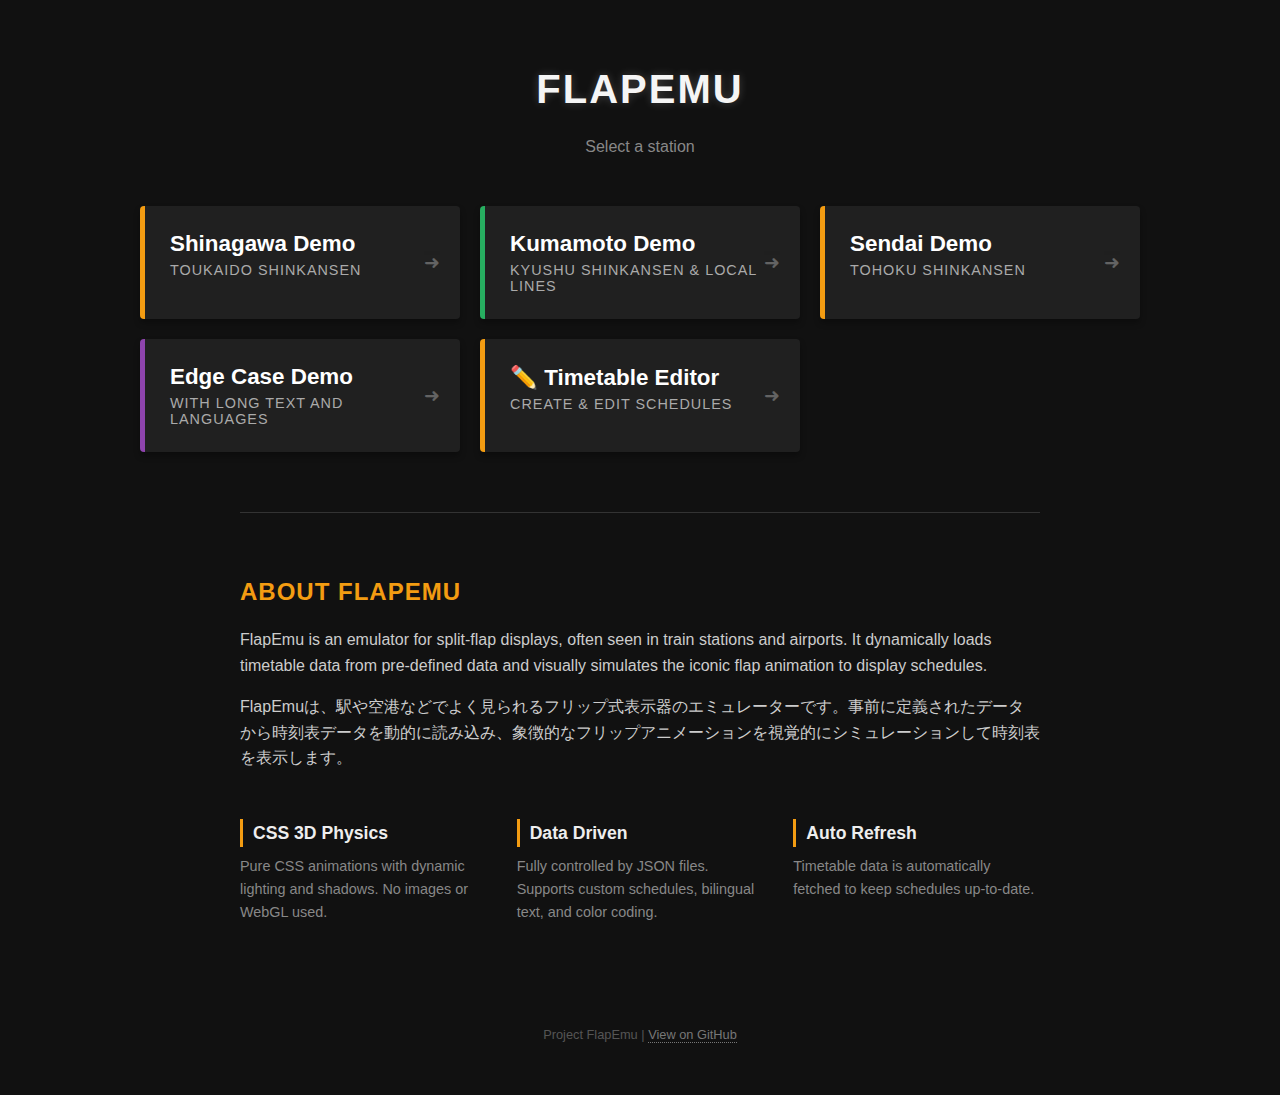
<file: index.html>
<!DOCTYPE html>
<html lang="en">
<head>
    <meta charset="UTF-8">
    <meta name="viewport" content="width=device-width, initial-scale=1.0">
    <title>FlapEmu</title>
    <style>
        :root {
            --bg-color: #111;
            --card-bg: #202020;
            --text-color: #f5f5f5;
            --accent-color: #f39c12;
            --hover-color: #2c3e50;
        }

        body {
            background-color: var(--bg-color);
            color: var(--text-color);
            font-family: "Helvetica Neue", Helvetica, Arial, "Hiragino Kaku Gothic ProN", sans-serif;
            margin: 0;
            padding: 40px 20px;
            display: flex;
            flex-direction: column;
            align-items: center;
            min-height: 100vh;
        }

        h1 {
            font-size: 2.5rem;
            margin-bottom: 10px;
            letter-spacing: 2px;
            text-transform: uppercase;
            text-shadow: 0 0 10px rgba(255,255,255,0.2);
        }

        p.subtitle {
            color: #888;
            margin-bottom: 50px;
            font-size: 1rem;
        }

        /* container for station list */
        .station-list {
            display: grid;
            grid-template-columns: repeat(auto-fill, minmax(300px, 1fr));
            gap: 20px;
            width: 100%;
            max-width: 1000px;
        }

        /* station card */
        .station-card {
            background-color: var(--card-bg);
            color: white;
            text-decoration: none;
            padding: 25px;
            border-radius: 4px;
            border-left: 5px solid #555;
            transition: all 0.2s ease;
            box-shadow: 0 4px 6px rgba(0,0,0,0.3);
            display: flex;
            flex-direction: column;
            position: relative;
            overflow: hidden;
        }

        .station-card:hover {
            transform: translateY(-3px);
            background-color: var(--hover-color);
            box-shadow: 0 10px 15px rgba(0,0,0,0.5);
        }

        /* colors */
        .station-card.shinkansen { border-left-color: #f39c12; }
        .station-card.zairaisen { border-left-color: #27ae60; }
        .station-card.mix { border-left-color: #8e44ad; }

        .station-name {
            font-size: 1.4rem;
            font-weight: bold;
            margin-bottom: 5px;
        }

        .line-name {
            font-size: 0.9rem;
            color: #aaa;
            text-transform: uppercase;
            letter-spacing: 1px;
        }

        /* decoration */
        .station-card::after {
            content: '➜';
            position: absolute;
            right: 20px;
            top: 50%;
            transform: translateY(-50%);
            font-size: 1.2rem;
            opacity: 0.3;
            transition: opacity 0.2s;
        }

        .station-card:hover::after {
            opacity: 1;
            right: 15px;
        }

        .intro-section {
            width: 100%;
            max-width: 800px;
            margin-top: 60px;
            padding-top: 40px;
            border-top: 1px solid #333;
            color: #ccc;
            line-height: 1.6;
        }

        .intro-section h2 {
            color: #f39c12;
            font-size: 1.5rem;
            margin-bottom: 15px;
            text-transform: uppercase;
            letter-spacing: 1px;
        }

        .intro-section strong {
            color: #fff;
        }

        .features-grid {
            display: grid;
            grid-template-columns: repeat(auto-fit, minmax(200px, 1fr));
            gap: 30px;
            margin-top: 30px;
            margin-bottom: 40px;
        }

        .feature-item h3 {
            font-size: 1.1rem;
            color: #eee;
            margin-bottom: 8px;
            border-left: 3px solid #f39c12;
            padding-left: 10px;
        }

        .feature-item p {
            font-size: 0.9rem;
            color: #888;
            margin: 0;
        }

        footer {
            margin-top: auto;
            padding-top: 50px;
            color: #555;
            font-size: 0.8rem;
        }
        
        footer a { color: #777; text-decoration: none; border-bottom: 1px dotted #777; }
        footer a:hover { color: #bbb; }

    </style>
</head>
<body>

    <h1>FlapEmu</h1>
    <p class="subtitle">Select a station</p>

    <div class="station-list">
        <a href="board.html?t=shinagawa" class="station-card shinkansen">
            <div class="station-name">Shinagawa Demo</div>
            <div class="line-name">Toukaido Shinkansen</div>
        </a>
        <a href="board.html?t=kumamoto" class="station-card zairaisen">
            <div class="station-name">Kumamoto Demo</div>
            <div class="line-name">Kyushu Shinkansen & Local Lines</div>
        </a>
        <a href="board.html?t=tohoku" class="station-card shinkansen">
            <div class="station-name">Sendai Demo</div>
            <div class="line-name">Tohoku Shinkansen</div>
        </a>
        <a href="board.html" class="station-card mix">
            <div class="station-name">Edge Case Demo</div>
            <div class="line-name">With long text and languages</div>
        </a>
        <a href="editor.html" class="station-card mix" style="border-left-color: #f39c12;">
            <div class="station-name">✏️ Timetable Editor</div>
            <div class="line-name">Create & Edit Schedules</div>
        </a>
    </div>
    <div class="intro-section">
        <h2>About FlapEmu</h2>
        <p>
            FlapEmu is an emulator for split-flap displays, often seen in train stations and airports. It dynamically loads timetable data from pre-defined data and visually simulates the iconic flap animation to display schedules.
        </p>
        <p>
            FlapEmuは、駅や空港などでよく見られるフリップ式表示器のエミュレーターです。事前に定義されたデータから時刻表データを動的に読み込み、象徴的なフリップアニメーションを視覚的にシミュレーションして時刻表を表示します。
        </p>
        <div class="features-grid">
            <div class="feature-item">
                <h3>CSS 3D Physics</h3>
                <p>Pure CSS animations with dynamic lighting and shadows. No images or WebGL used.</p>
            </div>
            <div class="feature-item">
                <h3>Data Driven</h3>
                <p>Fully controlled by JSON files. Supports custom schedules, bilingual text, and color coding.</p>
            </div>
            <div class="feature-item">
                <h3>Auto Refresh</h3>
                <p>Timetable data is automatically fetched to keep schedules up-to-date.</p>
            </div>
        </div>

    </div>
    <footer>
        <p>Project FlapEmu | <a href="https://github.com/tyoubin/flapemu">View on GitHub</a></p>
    </footer>

</body>
</html>
</file>
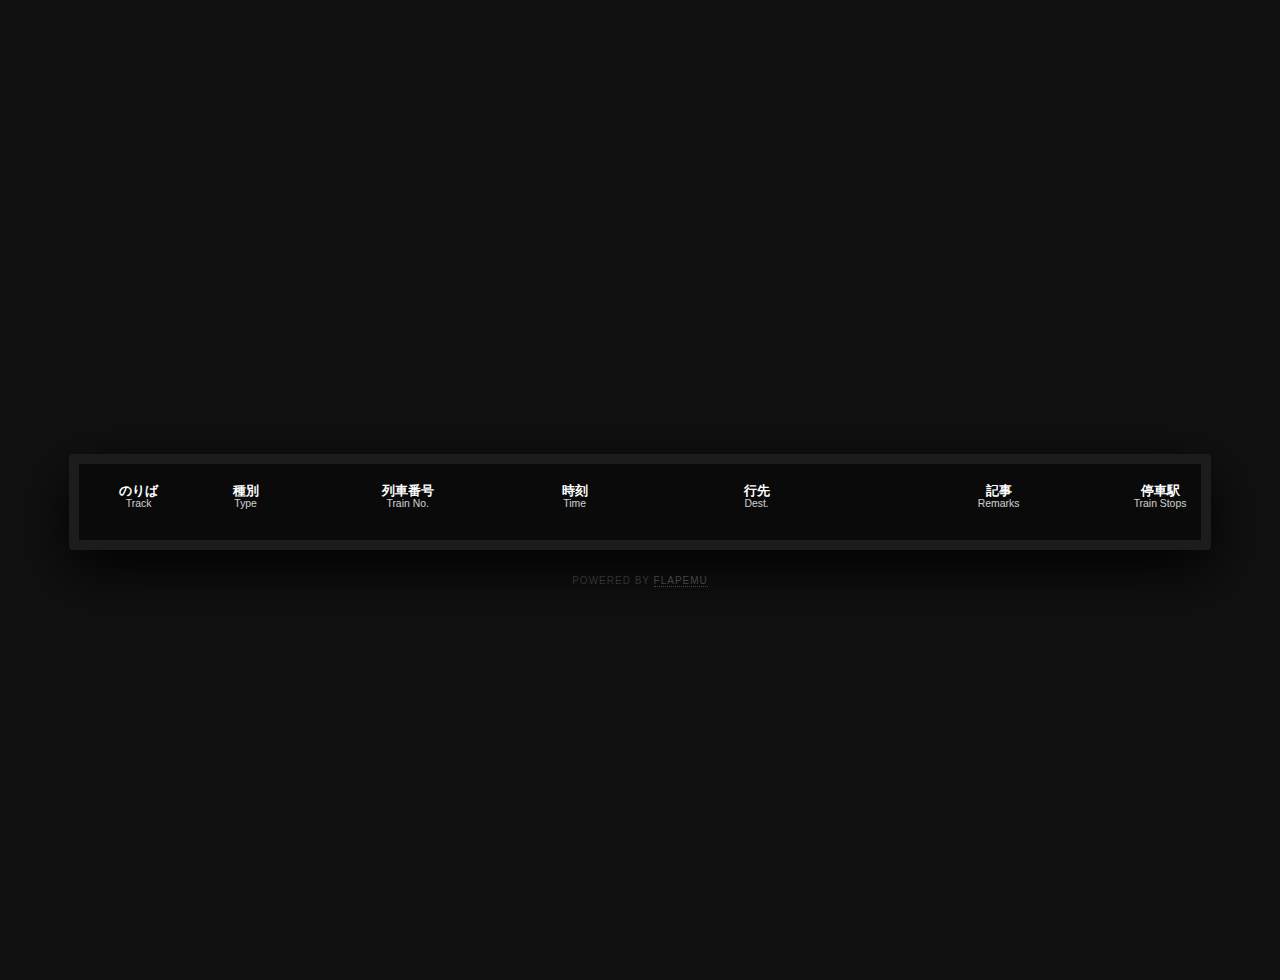
<file: board.html>
<!DOCTYPE html>
<html lang="en">
<head>
    <meta charset="UTF-8">
    <meta name="viewport" content="width=device-width, initial-scale=1.0, user-scalable=yes">
    <title>FlapEmu</title>
    <!-- Prevent caching for kiosk mode -->
    <meta http-equiv="Cache-Control" content="no-cache, no-store, must-revalidate">
    <meta http-equiv="Pragma" content="no-cache">
    <meta http-equiv="Expires" content="0">
    <link rel="stylesheet" href="style.css">
    <link rel="manifest" href="manifest.json">
    <link rel="apple-touch-icon" href="icon.png">
    <meta name="theme-color" content="#000000">
    <meta name="apple-mobile-web-app-capable" content="yes">
    <meta name="apple-mobile-web-app-status-bar-style" content="black-translucent">
    <script src="js/pwa.js"></script>
</head>
<body>

    <!-- Error Overlay -->
    <div class="system-status" id="system-status"></div>

    <div class="main-container">
        <div class="top-bar">
            <div class="header-logo-section" id="header-logo"></div>
            <div class="header-info-section">
                <div class="header-line-name">
                    <span class="header-text-local" id="header-line-local"></span>
                    <span class="header-text-en" id="header-line-en"></span>
                </div>
                <div class="header-direction">
                    <span class="header-text-local" id="header-dest-local"></span>
                    <span class="header-text-en" id="header-dest-en"></span>
                </div>
            </div>
        </div>

        <div class="schedule-board" id="board">
            <!-- Header -->
            <div class="header-row">
                <div class="col-plat header-item"><span>のりば</span><span>Track</span></div>
                <div class="col-type header-item"><span>種別</span><span>Type</span></div>
                <div class="col-no header-item"><span>列車番号</span><span>Train No.</span></div>
                <div class="col-time header-item"><span>時刻</span><span>Time</span></div>
                <div class="col-dest header-item"><span>行先</span><span>Dest.</span></div>
                <div class="col-remarks header-item"><span>記事</span><span>Remarks</span></div>
                <div class="col-stop header-item"><span>停車駅</span><span>Train Stops</span></div>
            </div>
            <div id="board-rows">
                <!-- train-group will be inserted here by JS -->
            </div>
        </div>
        <div class="board-footer">

            <div class="copyright">
                Powered by <a href="https://github.com/tyoubin/flapemu" target="_blank">FlapEmu</a>
            </div>
        </div>
    </div>
    <script type="module" src="main.js"></script>
</body>
</html>
</file>
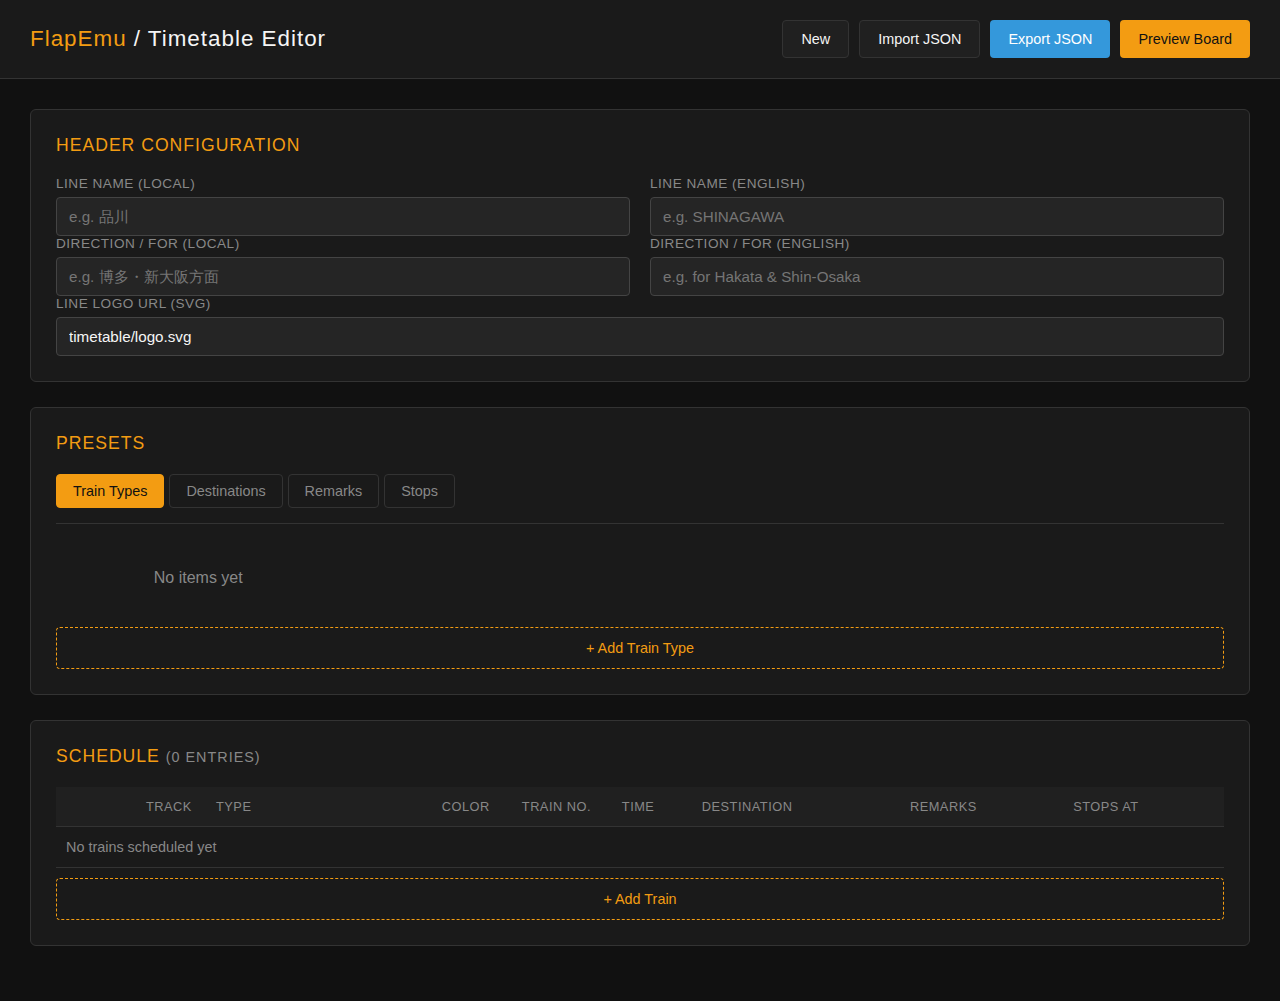
<file: editor.html>
<!DOCTYPE html>
<html lang="en">
<head>
    <meta charset="UTF-8">
    <meta name="viewport" content="width=device-width, initial-scale=1.0">
    <title>FlapEmu - Timetable Editor</title>
    <link rel="stylesheet" href="editor.css" id="editor-style">
    <script>
        // Cache-busting for AI agents and developers
        (function() {
            const params = new URLSearchParams(window.location.search);
            if (params.has('nocache') || params.has('dev')) {
                const timestamp = Date.now();
                const style = document.getElementById('editor-style');
                style.href = style.href.split('?')[0] + '?v=' + timestamp;
                console.log('[Editor] Cache-busting active (CSS)');
            }
        })();
    </script>
</head>
<body>
    <header class="editor-header">
        <h1><a href="index.html">FlapEmu</a> / Timetable Editor</h1>
        <div class="header-actions">
            <button id="btn-new" class="btn btn-secondary">New</button>
            <button id="btn-import" class="btn btn-secondary">Import JSON</button>
            <button id="btn-export" class="btn btn-primary">Export JSON</button>
            <button id="btn-preview" class="btn btn-accent">Preview Board</button>
        </div>
    </header>

    <main class="editor-main">
        <!-- Meta Section -->
        <section class="editor-section" id="section-meta">
            <h2>Header Configuration</h2>
            <div class="form-row">
                <div class="form-group">
                    <label>Line Name (Local)</label>
                    <input type="text" id="header-line-local" placeholder="e.g. 品川">
                </div>
                <div class="form-group">
                    <label>Line Name (English)</label>
                    <input type="text" id="header-line-en" placeholder="e.g. SHINAGAWA">
                </div>
            </div>
            <div class="form-row">
                <div class="form-group">
                    <label>Direction / For (Local)</label>
                    <input type="text" id="header-for-local" placeholder="e.g. 博多・新大阪方面">
                </div>
                <div class="form-group">
                    <label>Direction / For (English)</label>
                    <input type="text" id="header-for-en" placeholder="e.g. for Hakata & Shin-Osaka">
                </div>
            </div>
            <div class="form-row">
                <div class="form-group">
                    <label>Line Logo URL (SVG)</label>
                    <input type="text" id="header-logo-url" placeholder="timetable/logo.svg">
                </div>
            </div>
        </section>

        <!-- Presets Section -->
        <section class="editor-section" id="section-presets">
            <h2>Presets</h2>
            <div class="presets-tabs">
                <button class="preset-tab active" data-tab="types">Train Types</button>
                <button class="preset-tab" data-tab="dests">Destinations</button>
                <button class="preset-tab" data-tab="remarks">Remarks</button>
                <button class="preset-tab" data-tab="stops">Stops</button>
            </div>

            <!-- Types Panel -->
            <div class="preset-panel active" id="panel-types">
                <div class="preset-list" id="list-types"></div>
                <button class="btn btn-add" id="btn-add-type">+ Add Train Type</button>
            </div>

            <!-- Destinations Panel -->
            <div class="preset-panel" id="panel-dests">
                <div class="preset-list" id="list-dests"></div>
                <button class="btn btn-add" id="btn-add-dest">+ Add Destination</button>
            </div>

            <!-- Remarks Panel -->
            <div class="preset-panel" id="panel-remarks">
                <div class="preset-list" id="list-remarks"></div>
                <button class="btn btn-add" id="btn-add-remark">+ Add Remark</button>
            </div>

            <!-- Stops Panel -->
            <div class="preset-panel" id="panel-stops">
                <div class="preset-list" id="list-stops"></div>
                <button class="btn btn-add" id="btn-add-stop">+ Add Stop Pattern</button>
            </div>
        </section>

        <!-- Schedule Section -->
        <section class="editor-section" id="section-schedule">
            <h2>Schedule <span id="schedule-count">(0 entries)</span></h2>
            <div class="schedule-table-wrapper">
                <table class="schedule-table" id="schedule-table">
                    <thead>
                        <tr>
                            <th class="col-actions"></th>
                            <th class="col-track">Track</th>
                            <th class="col-type">Type</th>
                            <th class="col-color">Color</th>
                            <th class="col-trainno">Train No.</th>
                            <th class="col-time">Time</th>
                            <th class="col-dest">Destination</th>
                            <th class="col-remarks">Remarks</th>
                            <th class="col-stops">Stops At</th>
                        </tr>
                    </thead>
                    <tbody id="schedule-body">
                        <!-- Rows added dynamically -->
                    </tbody>
                </table>
            </div>
            <button class="btn btn-add" id="btn-add-schedule">+ Add Train</button>
        </section>
    </main>

    <!-- Modal for editing bilingual text -->
    <div class="modal-overlay" id="modal-overlay">
        <div class="modal" id="modal-edit">
            <div class="modal-header">
                <h3 id="modal-title">Edit</h3>
                <button class="modal-close" id="modal-close">&times;</button>
            </div>
            <div class="modal-body" id="modal-body">
                <!-- Dynamic content -->
            </div>
            <div class="modal-footer">
                <button class="btn btn-secondary" id="modal-cancel">Cancel</button>
                <button class="btn btn-primary" id="modal-save">Save</button>
            </div>
        </div>
    </div>

    <!-- Hidden file input for import -->
    <input type="file" id="file-input" accept=".json" style="display: none;">

    <script>
        (function() {
            const params = new URLSearchParams(window.location.search);
            const script = document.createElement('script');
            let src = 'editor.js';
            if (params.has('nocache') || params.has('dev')) {
                src += '?v=' + Date.now();
                console.log('[Editor] Cache-busting active (JS)');
            }
            script.type = 'module';
            script.src = src;
            document.body.appendChild(script);
        })();
    </script>
</body>
</html>
</file>
<file: style.css>
:root {
    --board-bg: #111;
    --card-bg: #202020;
    --text-color: #f5f5f5;
    --sub-text-color: #ccc;

    --flap-speed: 0.15s;

    --char-width: 32px;
    --char-height: 56px;
    --char-font: 42px;

    --word-height: 56px;
    --local-font: 30px;
    --en-font: 9px;

    --col-gap: 12px;
}

body {
    background-color: var(--board-bg);
    color: var(--text-color);
    font-family: "Hiragino Kaku Gothic ProN", "Hiragino Sans", "Helvetica Neue", "Yu Gothic", YuGothic, sans-serif;

    /* 
       Use Flexbox to center content within the "viewport".
       Since the viewport is now forced to 1280px, this will center the content within a 1280px canvas.
    */
    display: flex;
    flex-direction: column;
    align-items: center;

    min-height: 100vh;
    margin: 0;
    padding: 40px 0;
    /* Top and bottom padding */
}

/* --- Main container: responsible for fixed width and centering --- */
.main-container {
    /* 
       Use fit-content to make the container hug its inner content.
       This ensures the container is no wider than its widest element (the flip board).
    */
    width: -moz-fit-content;
    width: fit-content;

    /* Center display */
    margin: auto;

    display: flex;
    flex-direction: column;
    gap: 0;
}

/* --- Top bar (clock) --- */
.top-bar {
    /* 
       Width follows the parent container (.main-container).
       Because the width of .main-container is stretched by .schedule-board,
       setting it to 100% here will make the top bar and the board below have the same width.
    */
    width: 100%;

    display: flex;
    align-items: center;
    justify-content: center;
    box-sizing: border-box;
    margin-top: 15px;
    margin-bottom: 45px;
}

.clock {
    margin: 0 30px;
    flex-shrink: 0;
    /* Prevent squeezing */
    font-family: "Helvetica Neue", Helvetica, Arial, sans-serif;
    font-weight: bold;
    font-size: 52px;
    color: #ffffff;
    background: #050505;
    padding: 8px 25px;
    border: 4px solid #222;
    border-radius: 4px;
    box-shadow: 0 2px 5px rgba(0, 0, 0, 0.8), inset 0 0 10px rgba(0, 0, 0, 0.8);
    font-variant-numeric: tabular-nums;
    letter-spacing: 2px;
    display: flex;
    align-items: center;
    justify-content: center;
    line-height: 1;
    text-shadow: 0 0 10px rgba(255, 255, 255, 0.3);
}

.header-title {
    flex: 1;
    /* Automatically expand space */
    font-family: "Hiragino Kaku Gothic ProN", sans-serif;
    font-weight: 800;
    /* Extra bold, more like a guide sign */
    font-size: 32px;
    /* Slightly smaller to prevent it from being too large in two lines */

    color: #ffffff;
    text-shadow: 0 0 3px rgba(255, 255, 255, 0.6);
    /* Strong white glow */

    letter-spacing: 2px;
    text-transform: uppercase;

    white-space: normal;
    /* Allow line break */
    word-wrap: break-word;
    /* Prevent long words from overflowing */
    line-height: 1.1;
    /* Tighter line spacing for a better look in two lines */

    /* Ensure no cropping in the vertical direction */
    overflow: visible;
}

#line-name-left {
    text-align: right;
}

#line-name-right {
    text-align: left;
}

/* --- Flip board container --- */
.schedule-board {
    background: #0a0a0a;

    /* Slightly reduce inner padding for a tighter edge */
    padding: 20px;

    border-radius: 4px;
    box-shadow: 0 20px 60px rgba(0, 0, 0, 0.95);
    border: 10px solid #1c1c1c;

    /* 
       Forces the container width to be equal to the physical width of its widest inner row.
       This ignores any external stretching, achieving a "Shrink Wrap" effect.
    */
    width: -moz-max-content;
    width: max-content;

    box-sizing: border-box;
}

.header-row {
    width: 100%;
    display: flex;
    margin-bottom: 10px;
    color: #ffffff;
    font-weight: bold;
    font-size: 13px;
    padding-left: 10px;
}

.header-row .header-item {
    color: #ffffff !important;
    text-shadow: none;
}

.header-item {
    display: flex;
    flex-direction: column;
    line-height: 1.1;
}

.header-item {
    display: flex;
    flex-direction: column;
    line-height: 1.1;
}

.header-item span:last-child {
    font-size: 0.8em;
    opacity: 0.8;
    font-weight: normal;
}

.train-group {
    background: #000;
    margin-bottom: 8px;
    padding: 10px;
    border-left: 6px solid #444;
    display: flex;
    flex-direction: column;
    gap: 6px;
}

#board-rows {
    width: 100%;
    display: flex;
    flex-direction: column;
    gap: 0;
    /* train-group has its own margin-bottom, so set it to 0 here */
}

.row-primary,
.row-secondary {
    display: flex;
    align-items: center;
}

.row-secondary {
    border-top: 1px solid #1a1a1a;
    padding-top: 8px;
}

[class^="col-"] {
    margin-right: var(--col-gap);
    display: flex;
    align-items: center;

    /* 
       Disable compression (Flex Shrink 0)
       No matter how narrow the screen is, this column must maintain the set px width (e.g., 200px),
       and the browser is not allowed to squeeze it to fit the screen.
    */
    flex-shrink: 0;
}

.col-plat {
    width: 60px;
    justify-content: center;
    color: #f1c40f;
}

.col-type {
    width: var(--col-type-width, 130px);
    overflow: hidden;
    transition: width 0.3s ease;
}

.col-no {
    width: 170px;
    margin-right: 12px;
}

.col-time {
    width: 140px;
}

.col-dest {
    width: var(--col-dest-width, 200px);
    color: #fff;
    overflow: hidden;
    transition: width 0.3s ease;
}

.col-remarks {
    width: var(--col-rem-width, 260px);
    color: #2ecc71;
    margin-right: 0;
    overflow: hidden;
    transition: width 0.3s ease;
}

.stops-label {
    width: 60px;
    margin-right: var(--col-gap);
    color: #888;
    font-size: 12px;
    text-align: center;
    display: flex;
    flex-direction: column;
    justify-content: center;
    flex-shrink: 0;
}

.col-stop {
    flex: 1;
    min-width: 0;
    margin-right: 0;
    color: #f39c12;
}

/* --- Flap unit Visual --- */
.flap-unit {
    position: relative;
    display: inline-block;
    background: #000;
    perspective: 1000px;
    border-radius: 2px;
    box-shadow: 0 1px 2px rgba(0, 0, 0, 0.7);
}

.flap-char {
    width: var(--char-width);
    height: var(--char-height);
    margin-right: 2px;
}

.flap-word {
    width: 100%;
    height: var(--word-height);
}

/* --- Physical Thickness Simulation --- */

/* 
   When flipping, a "thickness layer" is observable in the center of the container.
   It simulates the bottom edge of the card facing the user when it is flipped to a 90-degree horizontal position.
*/
.flap-unit.flipping::after {
    content: '';
    position: absolute;
    top: 50%;
    left: -3px;
    /* Visibly wider than the card: overflows 3px to the left */
    width: calc(100% + 6px);
    /* Visibly wider than the card: total width + 6px */
    height: 0;
    /* Initial height is 0 */

    background-color: #373737;
    /* With gray reflection, physical edge of the card */
    border-radius: 2px;
    /* The edges are slightly rounded, like plastic parts */

    /* Centered positioning */
    transform: translateY(-50%);
    z-index: 50;
    /* Must be the highest, covering all text and light and shadow */

    /* Animation binding: follows the page turning speed */
    animation: thickness-pulse var(--flap-speed) ease-in-out;
}

/* Thickness pulse animation */
@keyframes thickness-pulse {
    0% {
        height: 0px;
        opacity: 0;
    }

    30% {
        opacity: 1;
        height: 1px;
        /* Appears in advance */
    }

    50% {
        height: 2px;
        /* Physical thickness at 90 degrees */
    }

    70% {
        height: 1px;
        opacity: 1;
    }

    100% {
        height: 0px;
        opacity: 0;
    }
}

.top,
.bottom,
.flap {
    position: absolute;
    left: 0;
    width: 100%;
    height: 50%;
    overflow: hidden;
    background-color: var(--card-bg);
    color: var(--text-color);
    box-sizing: border-box;
    backface-visibility: hidden;
}

/* Light and shadow material */
.top::after,
.flap.front::after {
    content: '';
    position: absolute;
    top: 0;
    left: 0;
    width: 100%;
    height: 100%;
    background-image: linear-gradient(to bottom, rgba(255, 255, 255, 0.15), transparent);
    pointer-events: none;
}

.bottom::after,
.flap.back::after {
    content: '';
    position: absolute;
    top: 0;
    left: 0;
    width: 100%;
    height: 100%;
    background-image: linear-gradient(to bottom, transparent, rgba(0, 0, 0, 0.3));
    pointer-events: none;
}

/* Remove glossiness - type column */
.col-type .top::after,
.col-type .bottom::after,
.col-type .flap.front::after,
.col-type .flap.back::after {
    display: none;
}

/* Content container */
.flap-unit .card-content {
    position: absolute;
    left: 0;
    width: 100%;
    height: 200%;
    display: flex;
    flex-direction: column;
}

/* --- Visual Compensation --- */
/* Prevent characters from looking shorter */
.top .card-content,
.flap.front .card-content {
    top: 1px;
}

.bottom .card-content,
.flap.back .card-content {
    top: calc(-100% - 1px);
}

.flap-char .card-content {
    justify-content: center;
    align-items: center;
    font-size: var(--char-font);
    font-family: "Helvetica Neue",
        Helvetica,
        Arial,
        sans-serif;
    letter-spacing: -1px;
    text-shadow: 0 1px 2px rgba(0, 0, 0, 0.5);
}

.local-text {
    height: 72%;
    width: 100%;
    display: flex;
    align-items: flex-end;
    justify-content: center;
    font-size: var(--local-font);
    font-weight: 800;
    padding-bottom: 0px;
    line-height: 1;
    text-shadow: 0 1px 1px rgba(0, 0, 0, 0.3);
    white-space: nowrap;
    overflow: hidden;
}

.en-text {
    height: 28%;
    width: 100%;
    display: flex;
    align-items: flex-start;
    justify-content: center;
    font-size: var(--en-font);
    color: rgba(255, 255, 255, 0.7);
    font-weight: 600;
    padding-top: 3px;
    line-height: 1;
    white-space: nowrap;
    overflow: hidden;
}

.col-stop .local-text,
.col-stop .en-text {
    justify-content: flex-start;
    padding-left: 15px;
}

/* Structural style */
.top,
.flap.front {
    top: 0;
    border-radius: 2px 2px 0 0;
    border-bottom: 1px solid rgba(0, 0, 0, 0.3);
    z-index: 1;
    transform-origin: bottom;
}

.bottom,
.flap.back {
    top: 50%;
    border-radius: 0 0 2px 2px;
    border-top: 1px solid rgba(255, 255, 255, 0.1);
    z-index: 0;
    transform-origin: top;
}

.flap.front {
    z-index: 2;
    will-change: transform, filter;
}

.flap.back {
    z-index: 3;
    transform: rotateX(180deg);
    will-change: transform, filter;
}

.flipping .flap.front {
    animation: flip-down-front var(--flap-speed) ease-in forwards;
}

.flipping .flap.back {
    animation: flip-down-back var(--flap-speed) ease-out forwards;
}

.flipping .bottom::before {
    content: '';
    position: absolute;
    top: 0;
    left: 0;
    width: 100%;
    height: 100%;
    background: linear-gradient(to bottom, #000, transparent);
    opacity: 0;
    animation: cast-shadow var(--flap-speed) linear;
    /* The speed here will automatically follow the variable */

    /* Make sure the z-index is high enough to cover the text */
    z-index: 20;
    pointer-events: none;
}

/* 
   Ambient light reflection effect 
   1. brightness(>1): Brighten, simulate a black card turning gray when exposed to light.
   2. contrast(<1): Reduce contrast, simulate the "blown-out" feeling of text and background blending together during reflection.
*/

/* Top half falling (Front) */
@keyframes flip-down-front {
    0% {
        transform: rotateX(0deg);
        /* Initial state: normal */
        filter: brightness(1) contrast(1);
    }

    25% {
        /* 
           [Highlight Moment] 
           The card is flipped to about 30-40 degrees, directly facing the light source above.
           The black background is instantly illuminated to gray,
           and the reflection makes the handwriting unclear.
        */
        filter: brightness(1.5);
    }

    50% {
        /* 90 degrees horizontal, the light mainly shines on the side, the front becomes dark */
        filter: brightness(0.5) contrast(1);
    }

    100% {
        transform: rotateX(-180deg);
        /* Completely flipped down, entering the backlight/covered area, completely black */
        filter: brightness(0) contrast(1);
    }
}

/* Bottom half catching */
@keyframes flip-down-back {
    0% {
        transform: rotateX(180deg);
        /* Initially on the back/inside, all black */
        filter: brightness(0) contrast(1);
    }

    50% {
        /* 90 degrees horizontal, darker */
        filter: brightness(0.5) contrast(1);
    }

    75% {
        /* 
           [Highlight Moment]
           The card is about to fall (about 30 degrees left), and it passes through the reflection angle again.
           A momentary gray reflection also appears.
        */
        filter: brightness(1.5);
    }

    100% {
        transform: rotateX(0deg);
        /* Return to position, restore normal black matte texture */
        filter: brightness(1) contrast(1);
    }
}

@keyframes cast-shadow {
    0% {
        opacity: 0;
    }

    50% {
        opacity: 0.6;
    }

    100% {
        opacity: 0;
    }
}

.board-footer {
    margin-top: 25px;
    width: 100%;
    text-align: center;
    font-family: "Helvetica Neue", Helvetica, Arial, sans-serif;
    text-transform: uppercase;
    letter-spacing: 1px;
}

.disclaimer {
    font-size: 10px;
    color: #555;
    font-weight: 700;
    margin-bottom: 4px;
    opacity: 0.8;
}

.board-footer a {
    color: #666;
    text-decoration: none;
    transition: color 0.2s;
}

.board-footer a:hover {
    color: #f39c12;
}

footer {
    margin-top: auto;
    padding-top: 50px;
    color: #555;
    font-size: 0.9rem;
    text-align: center;
}

footer a {
    color: #888;
    text-decoration: none;
    font-weight: bold;
}

footer a:hover {
    color: #f39c12;
}

.copyright {
    font-size: 10px;
    color: #333;
    font-weight: 400;
}

.copyright a {
    color: #444;
    text-decoration: none;
    border-bottom: 1px dotted #444;
    transition: color 0.2s;
}

.copyright a:hover {
    color: #f39c12;
    border-bottom-color: #f39c12;
}
</file>
<file: editor.css>
/* ================= EDITOR STYLES ================= */
/* Dark theme matching index.html aesthetics */

:root {
	--bg-color: #111;
	--card-bg: #1a1a1a;
	--panel-bg: #202020;
	--text-color: #f5f5f5;
	--text-muted: #888;
	--accent-color: #f39c12;
	--accent-hover: #e67e22;
	--primary-color: #3498db;
	--primary-hover: #2980b9;
	--success-color: #27ae60;
	--danger-color: #e74c3c;
	--border-color: #333;
	--input-bg: #252525;
	--input-border: #444;
	--input-focus: #f39c12;
}

* {
	box-sizing: border-box;
}

body {
	background-color: var(--bg-color);
	color: var(--text-color);
	font-family: "Helvetica Neue", Helvetica, Arial, "Hiragino Kaku Gothic ProN", sans-serif;
	margin: 0;
	padding: 0;
	min-height: 100vh;
}

a {
	color: var(--accent-color);
	text-decoration: none;
}

a:hover {
	color: var(--accent-hover);
}

/* ================= HEADER ================= */

.editor-header {
	background: var(--card-bg);
	padding: 20px 30px;
	display: flex;
	justify-content: space-between;
	align-items: center;
	border-bottom: 1px solid var(--border-color);
	position: sticky;
	top: 0;
	z-index: 100;
}

.editor-header h1 {
	font-size: 1.4rem;
	margin: 0;
	font-weight: 500;
	letter-spacing: 1px;
}

.header-actions {
	display: flex;
	gap: 10px;
}

/* ================= BUTTONS ================= */

.btn {
	padding: 10px 18px;
	border: none;
	border-radius: 4px;
	font-size: 0.9rem;
	cursor: pointer;
	transition: all 0.2s ease;
	font-weight: 500;
}

.btn-primary {
	background: var(--primary-color);
	color: white;
}

.btn-primary:hover {
	background: var(--primary-hover);
}

.btn-secondary {
	background: var(--panel-bg);
	color: var(--text-color);
	border: 1px solid var(--border-color);
}

.btn-secondary:hover {
	background: #2a2a2a;
}

.btn-accent {
	background: var(--accent-color);
	color: #111;
}

.btn-accent:hover {
	background: var(--accent-hover);
}

.btn-add {
	background: transparent;
	color: var(--accent-color);
	border: 1px dashed var(--accent-color);
	width: 100%;
	padding: 12px;
	margin-top: 10px;
}

.btn-add:hover {
	background: rgba(243, 156, 18, 0.1);
}

.btn-danger {
	background: var(--danger-color);
	color: white;
}

.btn-danger:hover {
	background: #c0392b;
}

.btn-small {
	padding: 5px 10px;
	font-size: 0.8rem;
}

.btn-icon {
	padding: 5px 8px;
	background: transparent;
	border: none;
	cursor: pointer;
	opacity: 0.6;
	font-size: 1rem;
}

.btn-icon:hover {
	opacity: 1;
}

/* ================= MAIN LAYOUT ================= */

.editor-main {
	max-width: 1400px;
	margin: 0 auto;
	padding: 30px;
}

.editor-section {
	background: var(--card-bg);
	border-radius: 6px;
	padding: 25px;
	margin-bottom: 25px;
	border: 1px solid var(--border-color);
}

.editor-section h2 {
	font-size: 1.1rem;
	margin: 0 0 20px 0;
	color: var(--accent-color);
	font-weight: 500;
	text-transform: uppercase;
	letter-spacing: 1px;
}

.editor-section h2 span {
	color: var(--text-muted);
	font-weight: 400;
	font-size: 0.9rem;
}

/* ================= FORMS ================= */

.form-row {
	display: grid;
	grid-template-columns: repeat(auto-fit, minmax(250px, 1fr));
	gap: 20px;
}

.form-group {
	display: flex;
	flex-direction: column;
	gap: 6px;
}

.form-group label {
	font-size: 0.85rem;
	color: var(--text-muted);
	text-transform: uppercase;
	letter-spacing: 0.5px;
}

input[type="text"],
input[type="time"],
input[type="color"],
select {
	background: var(--input-bg);
	border: 1px solid var(--input-border);
	border-radius: 4px;
	padding: 10px 12px;
	color: var(--text-color);
	font-size: 0.95rem;
	transition: border-color 0.2s;
}

input[type="text"]:focus,
input[type="time"]:focus,
select:focus {
	outline: none;
	border-color: var(--input-focus);
}

input[type="color"] {
	width: 50px;
	height: 38px;
	padding: 2px;
	cursor: pointer;
}

/* ================= PRESETS TABS ================= */

.presets-tabs {
	display: flex;
	gap: 5px;
	margin-bottom: 15px;
	border-bottom: 1px solid var(--border-color);
	padding-bottom: 15px;
}

.preset-tab {
	padding: 8px 16px;
	background: transparent;
	border: 1px solid var(--border-color);
	border-radius: 4px;
	color: var(--text-muted);
	cursor: pointer;
	transition: all 0.2s;
	font-size: 0.9rem;
}

.preset-tab:hover {
	color: var(--text-color);
	border-color: var(--text-muted);
}

.preset-tab.active {
	background: var(--accent-color);
	border-color: var(--accent-color);
	color: #111;
}

.preset-panel {
	display: none;
}

.preset-panel.active {
	display: block;
}

/* ================= PRESET LIST ================= */

.preset-list {
	display: grid;
	grid-template-columns: repeat(auto-fill, minmax(280px, 1fr));
	gap: 10px;
}

.preset-item {
	background: var(--panel-bg);
	border: 1px solid var(--border-color);
	border-radius: 4px;
	padding: 12px 15px;
	display: flex;
	justify-content: space-between;
	align-items: center;
	transition: border-color 0.2s;
}

.preset-item:hover {
	border-color: var(--text-muted);
}

.preset-item-content {
	display: flex;
	align-items: center;
	gap: 12px;
	flex: 1;
	min-width: 0;
}

.preset-color-swatch {
	width: 24px;
	height: 24px;
	border-radius: 3px;
	flex-shrink: 0;
	border: 1px solid rgba(255, 255, 255, 0.2);
}

.preset-text {
	display: flex;
	flex-direction: column;
	min-width: 0;
}

.preset-text-local {
	font-size: 0.95rem;
	white-space: nowrap;
	overflow: hidden;
	text-overflow: ellipsis;
}

.preset-text-en {
	font-size: 0.8rem;
	color: var(--text-muted);
	white-space: nowrap;
	overflow: hidden;
	text-overflow: ellipsis;
}

.preset-item-actions {
	display: flex;
	gap: 5px;
	flex-shrink: 0;
}

/* ================= SCHEDULE TABLE ================= */

.schedule-table-wrapper {
	overflow-x: auto;
	margin: 0 -25px;
	padding: 0 25px;
}

.schedule-table {
	width: 100%;
	border-collapse: collapse;
	font-size: 0.9rem;
}

.schedule-table th,
.schedule-table td {
	padding: 12px 10px;
	text-align: left;
	border-bottom: 1px solid var(--border-color);
}

.schedule-table th {
	color: var(--text-muted);
	font-weight: 500;
	font-size: 0.8rem;
	text-transform: uppercase;
	letter-spacing: 0.5px;
	background: var(--panel-bg);
	position: sticky;
	top: 0;
}

.schedule-table tr:hover td {
	background: rgba(255, 255, 255, 0.02);
}

.schedule-table .col-actions {
	width: 80px;
}

.schedule-table .col-track {
	width: 70px;
}

.schedule-table .col-type {
	min-width: 120px;
}

.schedule-table .col-color {
	width: 80px;
}

.schedule-table .col-trainno {
	width: 100px;
}

.schedule-table .col-time {
	width: 80px;
}

.schedule-table input[type="text"],
.schedule-table input[type="time"] {
	width: 100%;
	padding: 6px 8px;
	font-size: 0.85rem;
}

.schedule-table input[type="color"] {
	width: 35px;
	height: 28px;
}

.color-cell {
	display: flex;
	gap: 5px;
	align-items: center;
}

.color-cell input[type="color"] {
	width: 30px;
}

.bilingual-cell {
	cursor: pointer;
	padding: 4px 8px;
	border-radius: 3px;
	transition: background 0.2s;
}

.bilingual-cell:hover {
	background: rgba(243, 156, 18, 0.15);
}

.bilingual-cell .local {
	font-size: 0.9rem;
}

.bilingual-cell .en {
	font-size: 0.75rem;
	color: var(--text-muted);
}

.row-actions {
	display: flex;
	gap: 3px;
}

/* ================= MODAL ================= */

.modal-overlay {
	display: none;
	position: fixed;
	top: 0;
	left: 0;
	right: 0;
	bottom: 0;
	background: rgba(0, 0, 0, 0.7);
	justify-content: center;
	align-items: center;
	z-index: 1000;
}

.modal-overlay.active {
	display: flex;
}

.modal {
	background: var(--card-bg);
	border-radius: 8px;
	width: 90%;
	max-width: 500px;
	max-height: 90vh;
	overflow: auto;
	border: 1px solid var(--border-color);
}

.modal-header {
	display: flex;
	justify-content: space-between;
	align-items: center;
	padding: 18px 20px;
	border-bottom: 1px solid var(--border-color);
}

.modal-header h3 {
	margin: 0;
	font-size: 1.1rem;
	font-weight: 500;
}

.modal-close {
	background: transparent;
	border: none;
	color: var(--text-muted);
	font-size: 1.5rem;
	cursor: pointer;
	line-height: 1;
}

.modal-close:hover {
	color: var(--text-color);
}

.modal-body {
	padding: 20px;
}

.modal-body .form-group {
	margin-bottom: 15px;
}

.modal-footer {
	display: flex;
	justify-content: flex-end;
	gap: 10px;
	padding: 15px 20px;
	border-top: 1px solid var(--border-color);
}

/* ================= RESPONSIVE ================= */

@media (max-width: 768px) {
	.editor-header {
		flex-direction: column;
		gap: 15px;
		padding: 15px 20px;
	}

	.header-actions {
		flex-wrap: wrap;
		justify-content: center;
	}

	.editor-main {
		padding: 15px;
	}

	.editor-section {
		padding: 15px;
	}

	.presets-tabs {
		flex-wrap: wrap;
	}

	.preset-list {
		grid-template-columns: 1fr;
	}
}

/* ================= EMPTY STATES ================= */

.empty-state {
	text-align: center;
	padding: 30px;
	color: var(--text-muted);
}

.empty-state p {
	margin: 0;
}

/* ================= DRAG HANDLE ================= */

.drag-handle {
	cursor: grab;
	color: var(--text-muted);
	padding: 0 5px;
}

.drag-handle:active {
	cursor: grabbing;
}

/* ================= TOAST NOTIFICATIONS ================= */

.toast-container {
	position: fixed;
	bottom: 20px;
	right: 20px;
	z-index: 2000;
}

.toast {
	background: var(--card-bg);
	border: 1px solid var(--border-color);
	border-radius: 4px;
	padding: 12px 18px;
	margin-top: 10px;
	box-shadow: 0 4px 12px rgba(0, 0, 0, 0.3);
	animation: slideIn 0.3s ease;
}

.toast.success {
	border-left: 3px solid var(--success-color);
}

.toast.error {
	border-left: 3px solid var(--danger-color);
}

@keyframes slideIn {
	from {
		transform: translateX(100%);
		opacity: 0;
	}

	to {
		transform: translateX(0);
		opacity: 1;
	}
}
</file>
